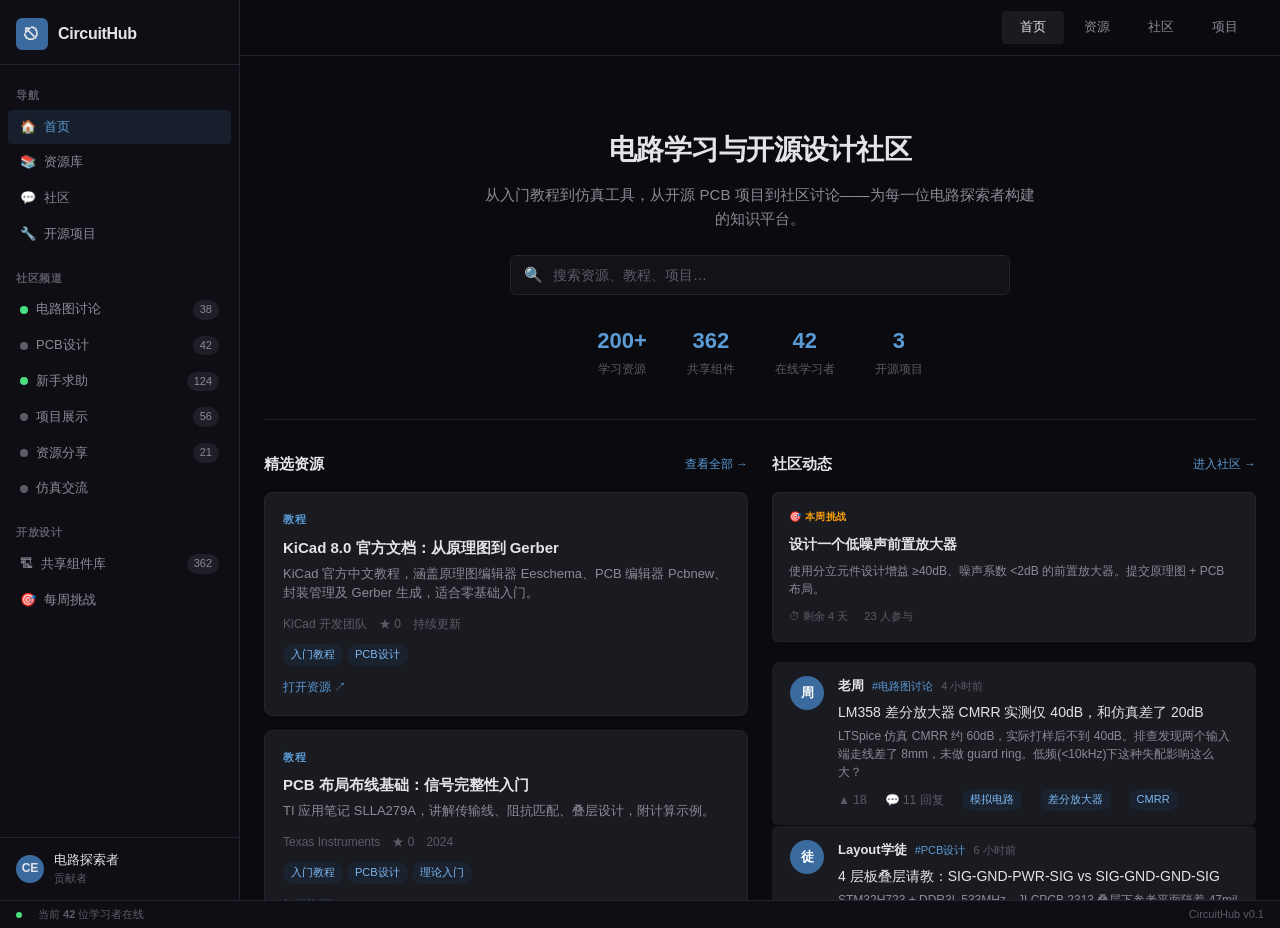
<file: docs/index.html>
<!DOCTYPE html>
<html lang="zh-CN">
<head>
<meta charset="UTF-8">
<meta name="viewport" content="width=device-width, initial-scale=1.0">
<title>CircuitHub — 电路学习与开源设计社区</title>
<link rel="stylesheet" href="css/style.css">
</head>
<body data-page="index">

<div class="app">
  <!-- SIDEBAR -->
  <aside class="sidebar">
    <div class="sidebar-header">
      <a href="./" class="logo">
        <div class="logo-icon">⎋</div>
        <span>CircuitHub</span>
      </a>
    </div>
    <nav class="sidebar-nav">
      <div class="nav-section">
        <div class="nav-section-label">导航</div>
        <a href="./" class="nav-item" data-page="index"><span>🏠</span> <span>首页</span></a>
        <a href="resources.html" class="nav-item" data-page="resources"><span>📚</span> <span>资源库</span></a>
        <a href="community.html" class="nav-item" data-page="community"><span>💬</span> <span>社区</span></a>
        <a href="projects.html" class="nav-item" data-page="projects"><span>🔧</span> <span>开源项目</span></a>
      </div>
      <div class="nav-section">
        <div class="nav-section-label">社区频道</div>
        <a href="community.html?channel=schematic" class="nav-item" data-channel="schematic"><span class="indicator green"></span> <span>电路图讨论</span> <span class="badge">38</span></a>
        <a href="community.html?channel=pcb" class="nav-item" data-channel="pcb"><span class="indicator dim"></span> <span>PCB设计</span> <span class="badge">42</span></a>
        <a href="community.html?channel=help" class="nav-item" data-channel="help"><span class="indicator green"></span> <span>新手求助</span> <span class="badge">124</span></a>
        <a href="community.html?channel=showcase" class="nav-item" data-channel="showcase"><span class="indicator dim"></span> <span>项目展示</span> <span class="badge">56</span></a>
        <a href="community.html?channel=sharing" class="nav-item" data-channel="sharing"><span class="indicator dim"></span> <span>资源分享</span> <span class="badge">21</span></a>
        <a href="community.html?channel=simulation" class="nav-item" data-channel="simulation"><span class="indicator dim"></span> <span>仿真交流</span></a>
      </div>
      <div class="nav-section">
        <div class="nav-section-label">开放设计</div>
        <a href="projects.html" class="nav-item"><span>🏗</span> <span>共享组件库</span> <span class="badge">362</span></a>
        <a href="community.html?channel=showcase" class="nav-item"><span>🎯</span> <span>每周挑战</span></a>
      </div>
    </nav>
    <div class="sidebar-footer">
      <div class="user-avatar">CE</div>
      <div class="user-info">
        <div class="user-name">电路探索者</div>
        <div class="user-role">贡献者</div>
      </div>
    </div>
  </aside>

  <!-- MAIN -->
  <main class="main">
    <header class="topbar">
      <nav class="topbar-nav">
        <a href="./" data-page="index" class="active">首页</a>
        <a href="resources.html" data-page="resources">资源</a>
        <a href="community.html" data-page="community">社区</a>
        <a href="projects.html" data-page="projects">项目</a>
      </nav>
    </header>

    <div class="content">
      <!-- HERO -->
      <section class="hero">
        <h1>电路学习与开源设计社区</h1>
        <p>从入门教程到仿真工具，从开源 PCB 项目到社区讨论——为每一位电路探索者构建的知识平台。</p>
        <div class="search-hero">
          <span class="search-icon">🔍</span>
          <input type="text" id="heroSearch" placeholder="搜索资源、教程、项目…" autocomplete="off">
        </div>
        <div class="hero-stats">
          <div class="hero-stat"><div class="hero-stat-num">200+</div><div class="hero-stat-label">学习资源</div></div>
          <div class="hero-stat"><div class="hero-stat-num">362</div><div class="hero-stat-label">共享组件</div></div>
          <div class="hero-stat"><div class="hero-stat-num">42</div><div class="hero-stat-label">在线学习者</div></div>
          <div class="hero-stat"><div class="hero-stat-num">3</div><div class="hero-stat-label">开源项目</div></div>
        </div>
      </section>

      <!-- PREVIEW COLUMNS -->
      <div class="preview-columns">
        <!-- Featured Resources -->
        <div>
          <div class="section-header">
            <h2 class="section-title">精选资源</h2>
            <a href="resources.html" class="section-link">查看全部 →</a>
          </div>
          <div class="card-grid" id="featuredGrid"></div>
        </div>

        <!-- Community Preview -->
        <div>
          <div class="section-header">
            <h2 class="section-title">社区动态</h2>
            <a href="community.html" class="section-link">进入社区 →</a>
          </div>
          <div class="challenge-card">
            <div class="challenge-badge">🎯 本周挑战</div>
            <div class="challenge-title">设计一个低噪声前置放大器</div>
            <div class="challenge-desc">使用分立元件设计增益 ≥40dB、噪声系数 &lt;2dB 的前置放大器。提交原理图 + PCB 布局。</div>
            <div class="challenge-meta"><span>⏱ 剩余 4 天</span><span>23 人参与</span></div>
          </div>
          <div class="post-list" id="previewPosts"></div>

          <div class="section-header" style="margin-top:24px">
            <h2 class="section-title" style="font-size:13px">精选技术文章</h2>
            <span style="font-size:11px;color:var(--text-muted)">TI · ADI · Henry Ott · Ridley</span>
          </div>
          <div class="article-list" id="previewArticles"></div>
        </div>
      </div>

      <footer class="page-footer">
        <a href="resources.html">资源库</a>
        <a href="community.html">社区</a>
        <a href="projects.html">开源项目</a>
        <span>CircuitHub · Open Design</span>
      </footer>
    </div>
  </main>
</div>

<!-- STATUS BAR -->
<footer class="status-bar">
  <span class="status-dot"></span>
  <span>当前 <strong id="onlineCount">42</strong> 位学习者在线</span>
  <span style="margin-left:auto;">CircuitHub v0.1</span>
</footer>

<script src="js/data.js"></script>
<script src="js/main.js"></script>
<script>
// Render featured resources on homepage
(function() {
  var grid = document.getElementById("featuredGrid");
  if (grid) grid.innerHTML = RESOURCES.slice(0, 4).map(renderResourceCard).join("");
  var posts = document.getElementById("previewPosts");
  if (posts) posts.innerHTML = POSTS.slice(0, 3).map(renderPost).join("");
  var arts = document.getElementById("previewArticles");
  if (arts) arts.innerHTML = FEATURED_ARTICLES.slice(0, 3).map(renderArticle).join("");
})();
</script>

</body>
</html>
</file>
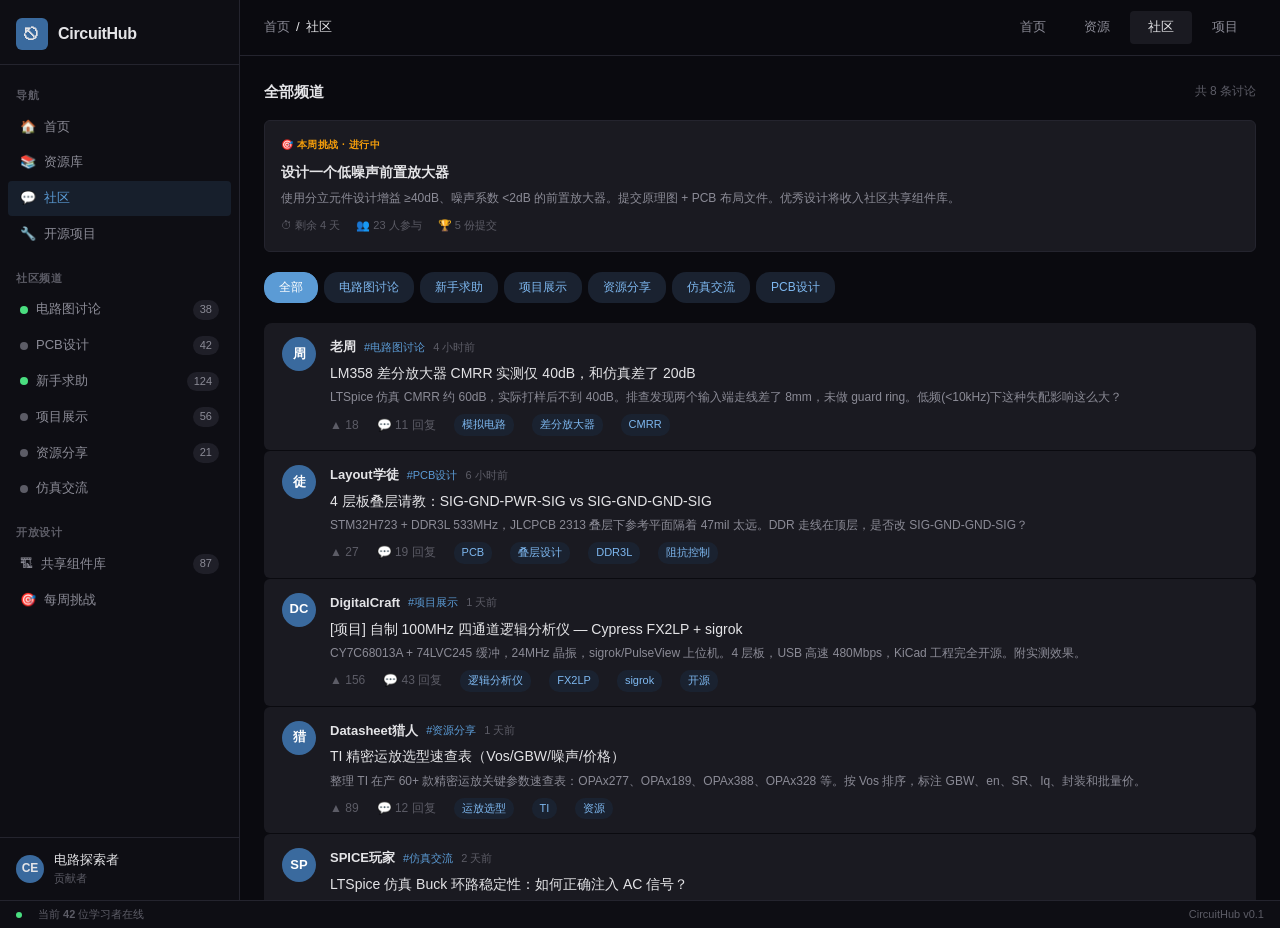
<file: docs/community.html>
<!DOCTYPE html>
<html lang="zh-CN">
<head>
<meta charset="UTF-8">
<meta name="viewport" content="width=device-width, initial-scale=1.0">
<title>社区 — CircuitHub</title>
<link rel="stylesheet" href="css/style.css">
</head>
<body data-page="community">

<div class="app">
  <!-- SIDEBAR -->
  <aside class="sidebar">
    <div class="sidebar-header">
      <a href="./" class="logo">
        <div class="logo-icon">⎋</div>
        <span>CircuitHub</span>
      </a>
    </div>
    <nav class="sidebar-nav">
      <div class="nav-section">
        <div class="nav-section-label">导航</div>
        <a href="./" class="nav-item" data-page="index"><span>🏠</span> <span>首页</span></a>
        <a href="resources.html" class="nav-item" data-page="resources"><span>📚</span> <span>资源库</span></a>
        <a href="community.html" class="nav-item" data-page="community"><span>💬</span> <span>社区</span></a>
        <a href="projects.html" class="nav-item" data-page="projects"><span>🔧</span> <span>开源项目</span></a>
      </div>
      <div class="nav-section">
        <div class="nav-section-label">社区频道</div>
        <a href="community.html?channel=schematic" class="nav-item" data-channel="schematic"><span class="indicator green"></span> <span>电路图讨论</span> <span class="badge">38</span></a>
        <a href="community.html?channel=pcb" class="nav-item" data-channel="pcb"><span class="indicator dim"></span> <span>PCB设计</span> <span class="badge">42</span></a>
        <a href="community.html?channel=help" class="nav-item" data-channel="help"><span class="indicator green"></span> <span>新手求助</span> <span class="badge">124</span></a>
        <a href="community.html?channel=showcase" class="nav-item" data-channel="showcase"><span class="indicator dim"></span> <span>项目展示</span> <span class="badge">56</span></a>
        <a href="community.html?channel=sharing" class="nav-item" data-channel="sharing"><span class="indicator dim"></span> <span>资源分享</span> <span class="badge">21</span></a>
        <a href="community.html?channel=simulation" class="nav-item" data-channel="simulation"><span class="indicator dim"></span> <span>仿真交流</span></a>
      </div>
      <div class="nav-section">
        <div class="nav-section-label">开放设计</div>
        <a href="projects.html" class="nav-item"><span>🏗</span> <span>共享组件库</span> <span class="badge">87</span></a>
        <a href="community.html?channel=showcase" class="nav-item"><span>🎯</span> <span>每周挑战</span></a>
      </div>
    </nav>
    <div class="sidebar-footer">
      <div class="user-avatar">CE</div>
      <div class="user-info">
        <div class="user-name">电路探索者</div>
        <div class="user-role">贡献者</div>
      </div>
    </div>
  </aside>

  <!-- MAIN -->
  <main class="main">
    <header class="topbar">
      <div class="breadcrumb">
        <a href="./">首页</a> <span>/</span> <span>社区</span>
      </div>
      <nav class="topbar-nav">
        <a href="./" data-page="index">首页</a>
        <a href="resources.html" data-page="resources">资源</a>
        <a href="community.html" data-page="community">社区</a>
        <a href="projects.html" data-page="projects">项目</a>
      </nav>
    </header>

    <div class="content">
      <div class="section-header">
        <h2 class="section-title" id="channelTitle">全部频道</h2>
        <span style="font-size:12px;color:var(--text-muted)">共 8 条讨论</span>
      </div>

      <!-- Weekly Challenge -->
      <div class="challenge-card">
        <div class="challenge-badge">🎯 本周挑战 · 进行中</div>
        <div class="challenge-title">设计一个低噪声前置放大器</div>
        <div class="challenge-desc">使用分立元件设计增益 ≥40dB、噪声系数 &lt;2dB 的前置放大器。提交原理图 + PCB 布局文件。优秀设计将收入社区共享组件库。</div>
        <div class="challenge-meta"><span>⏱ 剩余 4 天</span><span>👥 23 人参与</span><span>🏆 5 份提交</span></div>
      </div>

      <div class="tag-bar" id="communityTagBar" style="margin-top:20px">
        <span class="tag active" data-ctag="all">全部</span>
        <span class="tag" data-ctag="schematic">电路图讨论</span>
        <span class="tag" data-ctag="help">新手求助</span>
        <span class="tag" data-ctag="showcase">项目展示</span>
        <span class="tag" data-ctag="sharing">资源分享</span>
        <span class="tag" data-ctag="simulation">仿真交流</span>
          <span class="tag" data-ctag="pcb">PCB设计</span>
      </div>

      <div class="post-list" id="postList"></div>


      <!-- Featured Articles -->
      <div class="section-header" style="margin-top:36px">
        <h2 class="section-title">精选技术文章</h2>
        <span style="font-size:12px;color:var(--text-muted)">来自 TI / ADI / Henry Ott / Ridley Engineering</span>
      </div>
      <div class="article-list" id="articleList"></div>

      <footer class="page-footer">
        <a href="./">首页</a>
        <a href="resources.html">资源库</a>
        <a href="projects.html">开源项目</a>
        <span>CircuitHub · Open Design</span>
      </footer>
    </div>
  </main>
</div>

<!-- STATUS BAR -->
<footer class="status-bar">
  <span class="status-dot"></span>
  <span>当前 <strong id="onlineCount">42</strong> 位学习者在线</span>
  <span style="margin-left:auto;">CircuitHub v0.1</span>
</footer>

<script src="js/data.js"></script>
<script src="js/main.js"></script>
<script>
(function() {
  // Check URL for channel filter
  var params = new URLSearchParams(window.location.search);
  var channel = params.get("channel") || "all";
  if (channel !== "all") {
    document.querySelectorAll("#communityTagBar .tag").forEach(function(t) { t.classList.remove("active"); });
    var activeTag = document.querySelector('#communityTagBar .tag[data-ctag="' + channel + '"]');
    if (activeTag) activeTag.classList.add("active");
    document.getElementById("channelTitle").textContent = "#" + channelLabel(channel);
  }
  renderPostList(channel);
  var articleList = document.getElementById("articleList");
  if (articleList) articleList.innerHTML = FEATURED_ARTICLES.map(renderArticle).join("");
})();
</script>

</body>
</html>
</file>
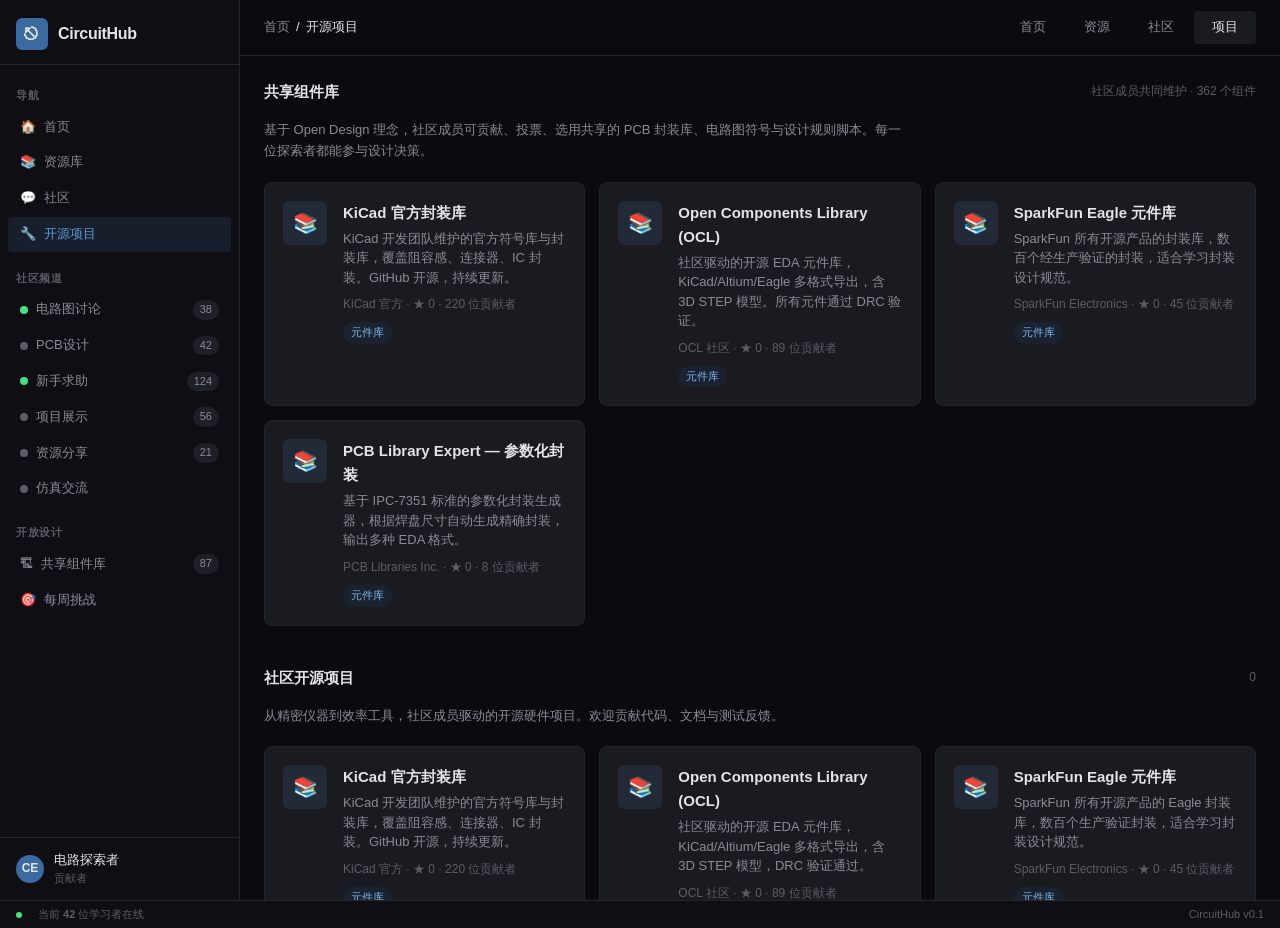
<file: docs/projects.html>
<!DOCTYPE html>
<html lang="zh-CN">
<head>
<meta charset="UTF-8">
<meta name="viewport" content="width=device-width, initial-scale=1.0">
<title>开源项目 — CircuitHub</title>
<link rel="stylesheet" href="css/style.css">
</head>
<body data-page="projects">

<div class="app">
  <!-- SIDEBAR -->
  <aside class="sidebar">
    <div class="sidebar-header">
      <a href="./" class="logo">
        <div class="logo-icon">⎋</div>
        <span>CircuitHub</span>
      </a>
    </div>
    <nav class="sidebar-nav">
      <div class="nav-section">
        <div class="nav-section-label">导航</div>
        <a href="./" class="nav-item" data-page="index"><span>🏠</span> <span>首页</span></a>
        <a href="resources.html" class="nav-item" data-page="resources"><span>📚</span> <span>资源库</span></a>
        <a href="community.html" class="nav-item" data-page="community"><span>💬</span> <span>社区</span></a>
        <a href="projects.html" class="nav-item" data-page="projects"><span>🔧</span> <span>开源项目</span></a>
      </div>
      <div class="nav-section">
        <div class="nav-section-label">社区频道</div>
        <a href="community.html?channel=schematic" class="nav-item" data-channel="schematic"><span class="indicator green"></span> <span>电路图讨论</span> <span class="badge">38</span></a>
        <a href="community.html?channel=pcb" class="nav-item" data-channel="pcb"><span class="indicator dim"></span> <span>PCB设计</span> <span class="badge">42</span></a>
        <a href="community.html?channel=help" class="nav-item" data-channel="help"><span class="indicator green"></span> <span>新手求助</span> <span class="badge">124</span></a>
        <a href="community.html?channel=showcase" class="nav-item" data-channel="showcase"><span class="indicator dim"></span> <span>项目展示</span> <span class="badge">56</span></a>
        <a href="community.html?channel=sharing" class="nav-item" data-channel="sharing"><span class="indicator dim"></span> <span>资源分享</span> <span class="badge">21</span></a>
        <a href="community.html?channel=simulation" class="nav-item" data-channel="simulation"><span class="indicator dim"></span> <span>仿真交流</span></a>
      </div>
      <div class="nav-section">
        <div class="nav-section-label">开放设计</div>
        <a href="projects.html" class="nav-item"><span>🏗</span> <span>共享组件库</span> <span class="badge">87</span></a>
        <a href="community.html?channel=showcase" class="nav-item"><span>🎯</span> <span>每周挑战</span></a>
      </div>
    </nav>
    <div class="sidebar-footer">
      <div class="user-avatar">CE</div>
      <div class="user-info">
        <div class="user-name">电路探索者</div>
        <div class="user-role">贡献者</div>
      </div>
    </div>
  </aside>

  <!-- MAIN -->
  <main class="main">
    <header class="topbar">
      <div class="breadcrumb">
        <a href="./">首页</a> <span>/</span> <span>开源项目</span>
      </div>
      <nav class="topbar-nav">
        <a href="./" data-page="index">首页</a>
        <a href="resources.html" data-page="resources">资源</a>
        <a href="community.html" data-page="community">社区</a>
        <a href="projects.html" data-page="projects">项目</a>
      </nav>
    </header>

    <div class="content">
      <!-- Shared Component Library -->
      <div class="section-header">
        <h2 class="section-title">共享组件库</h2>
        <span style="font-size:12px;color:var(--text-muted)">社区成员共同维护 · 362 个组件</span>
      </div>
      <p style="font-size:13px;color:var(--text-secondary);margin-bottom:20px;max-width:640px;line-height:1.6">
        基于 Open Design 理念，社区成员可贡献、投票、选用共享的 PCB 封装库、电路图符号与设计规则脚本。每一位探索者都能参与设计决策。
      </p>

      <div class="card-grid" id="libGrid"></div>

      <!-- Open Source Projects -->
      <div class="section-header" style="margin-top:40px">
        <h2 class="section-title">社区开源项目</h2>
        <span style="font-size:12px;color:var(--text-muted)">0</span>
      </div>
      <p style="font-size:13px;color:var(--text-secondary);margin-bottom:20px;max-width:640px;line-height:1.6">
        从精密仪器到效率工具，社区成员驱动的开源硬件项目。欢迎贡献代码、文档与测试反馈。
      </p>

      <div class="card-grid" id="projectGrid"></div>

      <!-- Call to contribute -->
      <div class="challenge-card" style="margin-top:32px;text-align:center">
        <div class="challenge-badge">🔓 Open Design</div>
        <div class="challenge-title">没有找到你需要的组件？</div>
        <div class="challenge-desc">在社区发起提案，投票推动新组件入库。每一位贡献者都可以提交封装、符号或设计脚本。</div>
        <div class="challenge-meta" style="justify-content:center"><span>📤 提交组件</span><span>🗳 参与投票</span><span>💡 发起提案</span></div>
      </div>

      <footer class="page-footer">
        <a href="./">首页</a>
        <a href="resources.html">资源库</a>
        <a href="community.html">社区</a>
        <span>CircuitHub · Open Design</span>
      </footer>
    </div>
  </main>
</div>

<!-- STATUS BAR -->
<footer class="status-bar">
  <span class="status-dot"></span>
  <span>当前 <strong id="onlineCount">42</strong> 位学习者在线</span>
  <span style="margin-left:auto;">CircuitHub v0.1</span>
</footer>

<script src="js/data.js"></script>
<script src="js/main.js"></script>
<script>
(function() {
  // Component library
      var libItems = [
  {
    "title": "KiCad 官方封装库",
    "desc": "KiCad 开发团队维护的官方符号库与封装库，覆盖阻容感、连接器、IC 封装。GitHub 开源，持续更新。",
    "tags": [
      "component-lib"
    ],
    "author": "KiCad 官方",
    "stars": 0,
    "contributors": 220
  },
  {
    "title": "Open Components Library (OCL)",
    "desc": "社区驱动的开源 EDA 元件库，KiCad/Altium/Eagle 多格式导出，含 3D STEP 模型。所有元件通过 DRC 验证。",
    "tags": [
      "component-lib"
    ],
    "author": "OCL 社区",
    "stars": 0,
    "contributors": 89
  },
  {
    "title": "SparkFun Eagle 元件库",
    "desc": "SparkFun 所有开源产品的封装库，数百个经生产验证的封装，适合学习封装设计规范。",
    "tags": [
      "component-lib"
    ],
    "author": "SparkFun Electronics",
    "stars": 0,
    "contributors": 45
  },
  {
    "title": "PCB Library Expert — 参数化封装",
    "desc": "基于 IPC-7351 标准的参数化封装生成器，根据焊盘尺寸自动生成精确封装，输出多种 EDA 格式。",
    "tags": [
      "component-lib"
    ],
    "author": "PCB Libraries Inc.",
    "stars": 0,
    "contributors": 8
  }
];
  var libGrid = document.getElementById("libGrid");
  if (libGrid) libGrid.innerHTML = libItems.map(function(p) {
    return renderProjectCard(p);
  }).join("");

  // Open source projects
  var projGrid = document.getElementById("projectGrid");
  if (projGrid) projGrid.innerHTML = PROJECTS.map(function(p) {
    return renderProjectCard(p);
  }).join("");
})();
</script>

</body>
</html>
</file>
<file: docs/css/style.css>
/* ============================================
   CircuitHub — Design System
   Dark theme · Minimalist · Discord+Forum hybrid
   ============================================ */

/* ----- Design Tokens ----- */
:root {
  --bg-base: #0a0a0f;
  --bg-elevated: #0e0e14;
  --bg-surface: #141419;
  --bg-card: #1a1a21;
  --bg-hover: #1f1f28;
  --bg-input: #121218;
  --border: #24242e;
  --border-light: #2a2a36;
  --text-primary: #e4e4e7;
  --text-secondary: #8b8b96;
  --text-muted: #5c5c66;
  --accent: #5b9bd5;
  --accent-dim: #3a6a9e;
  --accent-soft: rgba(91, 155, 213, 0.12);
  --tag-bg: #1a2230;
  --tag-text: #7eb8f0;
  --success: #4ade80;
  --warning: #f59e0b;
  --danger: #f87171;
  --radius-sm: 4px;
  --radius-md: 6px;
  --radius-lg: 8px;
  --font: -apple-system, BlinkMacSystemFont, "Segoe UI", Roboto, "Helvetica Neue", Arial, sans-serif;
  --font-mono: "JetBrains Mono", "Fira Code", "Cascadia Code", Consolas, monospace;
  --sidebar-w: 240px;
  --topbar-h: 56px;
  --statusbar-h: 28px;
  --transition: 160ms ease;
}

/* ----- Reset & Base ----- */
*, *::before, *::after { box-sizing: border-box; margin: 0; padding: 0; }

html, body { height: 100%; }
body {
  font-family: var(--font);
  background: var(--bg-base);
  color: var(--text-primary);
  font-size: 14px;
  line-height: 1.6;
  -webkit-font-smoothing: antialiased;
}

a { color: var(--accent); text-decoration: none; }
a:hover { text-decoration: underline; }

/* ----- App Shell ----- */
.app { display: flex; height: 100vh; overflow: hidden; }

/* ===== SIDEBAR ===== */
.sidebar {
  width: var(--sidebar-w); background: var(--bg-elevated);
  border-right: 1px solid var(--border);
  display: flex; flex-direction: column; flex-shrink: 0;
  user-select: none; height: 100vh;
}

.sidebar-header {
  padding: 18px 16px 14px; border-bottom: 1px solid var(--border);
}

.logo {
  display: flex; align-items: center; gap: 10px;
  font-size: 16px; font-weight: 600; letter-spacing: -0.3px;
  color: var(--text-primary); text-decoration: none;
}
.logo:hover { text-decoration: none; }

.logo-icon {
  width: 32px; height: 32px; border-radius: var(--radius-md);
  background: var(--accent-dim); flex-shrink: 0;
  display: flex; align-items: center; justify-content: center;
  font-size: 16px;
}

.sidebar-nav { flex: 1; overflow-y: auto; padding: 8px 0; }

.nav-section { margin-bottom: 4px; }
.nav-section-label {
  padding: 14px 16px 4px;
  font-size: 11px; font-weight: 600; text-transform: uppercase;
  color: var(--text-muted); letter-spacing: 0.6px;
}

.nav-item {
  display: flex; align-items: center; gap: 8px;
  padding: 7px 12px; margin: 1px 8px;
  border-radius: var(--radius-sm);
  color: var(--text-secondary); text-decoration: none;
  cursor: pointer; transition: background var(--transition), color var(--transition);
  font-size: 13px;
}
.nav-item:hover { background: var(--bg-hover); color: var(--text-primary); text-decoration: none; }
.nav-item.active { background: var(--accent-soft); color: var(--accent); }

.nav-item .indicator { width: 8px; height: 8px; border-radius: 50%; flex-shrink: 0; }
.nav-item .indicator.green { background: var(--success); }
.nav-item .indicator.dim { background: var(--text-muted); }

.nav-item .badge {
  margin-left: auto; font-size: 11px; background: var(--bg-hover);
  padding: 1px 7px; border-radius: 10px; color: var(--text-secondary);
  min-width: 20px; text-align: center;
}

.sidebar-footer {
  padding: 12px 16px; border-top: 1px solid var(--border);
  display: flex; align-items: center; gap: 10px;
}

.user-avatar {
  width: 28px; height: 28px; border-radius: 50%;
  background: var(--accent-dim); flex-shrink: 0;
  display: flex; align-items: center; justify-content: center;
  font-size: 12px; font-weight: 600;
}

.user-info { flex: 1; min-width: 0; }
.user-name { font-size: 13px; font-weight: 500; }
.user-role { font-size: 11px; color: var(--text-muted); }

/* ===== MAIN AREA ===== */
.main { flex: 1; display: flex; flex-direction: column; min-width: 0; height: 100vh; }

/* ----- Topbar ----- */
.topbar {
  height: var(--topbar-h); border-bottom: 1px solid var(--border);
  display: flex; align-items: center; padding: 0 24px; gap: 20px;
  background: var(--bg-base); flex-shrink: 0;
}

.breadcrumb { font-size: 13px; color: var(--text-muted); display: flex; gap: 6px; }
.breadcrumb a { color: var(--text-secondary); }
.breadcrumb span { color: var(--text-primary); }

.topbar-nav { display: flex; gap: 2px; margin-left: auto; }
.topbar-nav a {
  padding: 6px 18px; border-radius: var(--radius-sm);
  font-size: 13px; font-weight: 500; color: var(--text-secondary);
  transition: all var(--transition); white-space: nowrap; text-decoration: none;
}
.topbar-nav a:hover { color: var(--text-primary); background: var(--bg-hover); text-decoration: none; }
.topbar-nav a.active { color: var(--text-primary); background: var(--bg-card); }

/* ----- Content ----- */
.content { flex: 1; overflow-y: auto; padding: 24px; }

/* ===== PAGE: HERO (index) ===== */
.hero {
  text-align: center; padding: 48px 24px 40px;
  border-bottom: 1px solid var(--border);
  margin-bottom: 32px;
}
.hero h1 { font-size: 28px; font-weight: 700; letter-spacing: -0.5px; margin-bottom: 10px; }
.hero p { font-size: 15px; color: var(--text-secondary); max-width: 560px; margin: 0 auto 24px; line-height: 1.6; }

.search-hero {
  max-width: 500px; margin: 0 auto; position: relative;
}
.search-hero input {
  width: 100%; height: 40px; padding: 0 16px 0 42px;
  background: var(--bg-input); border: 1px solid var(--border);
  border-radius: var(--radius-md); color: var(--text-primary);
  font-size: 14px; font-family: var(--font); outline: none;
  transition: border-color var(--transition);
}
.search-hero input:focus { border-color: var(--accent-dim); }
.search-hero input::placeholder { color: var(--text-muted); }
.search-hero .search-icon {
  position: absolute; left: 14px; top: 50%; transform: translateY(-50%);
  font-size: 15px; pointer-events: none;
}

.hero-stats {
  display: flex; justify-content: center; gap: 40px; margin-top: 28px;
}
.hero-stat { text-align: center; }
.hero-stat-num { font-size: 22px; font-weight: 700; color: var(--accent); }
.hero-stat-label { font-size: 12px; color: var(--text-muted); margin-top: 2px; }

/* ----- Section Headers ----- */
.section-header {
  display: flex; align-items: center; justify-content: space-between;
  margin-bottom: 16px;
}
.section-title { font-size: 15px; font-weight: 600; color: var(--text-primary); }
.section-link { font-size: 12px; color: var(--accent); font-weight: 500; }
.section-link:hover { text-decoration: underline; }

/* ----- Tag Filter Bar ----- */
.tag-bar { display: flex; gap: 6px; flex-wrap: wrap; margin-bottom: 20px; }
.tag {
  padding: 5px 14px; border-radius: 14px; font-size: 12px;
  background: var(--tag-bg); color: var(--tag-text);
  cursor: pointer; transition: all var(--transition);
  border: 1px solid transparent; white-space: nowrap;
  user-select: none;
}
.tag:hover { border-color: var(--accent-dim); }
.tag.active { background: var(--accent); color: #fff; border-color: var(--accent); }

/* ----- Cards ----- */
.card-grid {
  display: grid; grid-template-columns: repeat(auto-fill, minmax(320px, 1fr));
  gap: 14px;
}

.card {
  background: var(--bg-card); border: 1px solid var(--border);
  border-radius: var(--radius-lg); padding: 18px;
  transition: border-color var(--transition), background var(--transition);
  cursor: pointer; display: flex; flex-direction: column;
}
.card:hover { border-color: var(--border-light); background: var(--bg-hover); }

.card-type {
  font-size: 11px; text-transform: uppercase; letter-spacing: 0.5px;
  color: var(--accent); margin-bottom: 8px; font-weight: 600;
}

.card-title { font-size: 15px; font-weight: 600; margin-bottom: 6px; color: var(--text-primary); line-height: 1.4; }
.card-desc { font-size: 13px; color: var(--text-secondary); line-height: 1.5; margin-bottom: 12px; flex: 1; }

.card-meta { display: flex; align-items: center; gap: 12px; font-size: 12px; color: var(--text-muted); }
.card-meta .meta-item { display: flex; align-items: center; gap: 4px; }

.card-tags { display: flex; gap: 4px; flex-wrap: wrap; margin-top: 10px; }
.card-tag {
  font-size: 11px; padding: 2px 8px; border-radius: 10px;
  background: var(--tag-bg); color: var(--tag-text);
}

.card-link {
  display: inline-flex; align-items: center; gap: 4px;
  margin-top: 12px; font-size: 12px; color: var(--accent);
  font-weight: 500;
}
.card-link:hover { text-decoration: underline; }

/* ----- Posts / Community ----- */
.post-list { display: flex; flex-direction: column; gap: 1px; }

.post {
  display: flex; gap: 14px; padding: 14px 18px;
  background: var(--bg-card); border-radius: var(--radius-md);
  cursor: pointer; transition: background var(--transition);
  align-items: flex-start;
}
.post:first-child { border-radius: var(--radius-lg) var(--radius-lg) var(--radius-md) var(--radius-md); }
.post:last-child { border-radius: var(--radius-md) var(--radius-md) var(--radius-lg) var(--radius-lg); }
.post:hover { background: var(--bg-hover); }

.post-avatar {
  width: 34px; height: 34px; border-radius: 50%;
  background: var(--accent-dim); flex-shrink: 0;
  display: flex; align-items: center; justify-content: center;
  font-size: 13px; font-weight: 600; color: #fff;
}

.post-body { flex: 1; min-width: 0; }
.post-header { display: flex; align-items: center; gap: 8px; margin-bottom: 4px; }
.post-author { font-size: 13px; font-weight: 600; }
.post-time { font-size: 11px; color: var(--text-muted); }
.post-channel { font-size: 11px; color: var(--accent); }
.post-title { font-size: 14px; font-weight: 500; margin-bottom: 4px; color: var(--text-primary); }
.post-excerpt { font-size: 12px; color: var(--text-secondary); line-height: 1.5; }

.post-footer {
  display: flex; gap: 18px; margin-top: 8px; font-size: 12px; color: var(--text-muted);
  align-items: center;
}
.post-footer span { display: flex; align-items: center; gap: 4px; cursor: pointer; }
.post-footer span:hover { color: var(--text-secondary); }

/* ----- Challenge Card ----- */
.challenge-card {
  background: var(--bg-card); border: 1px solid var(--border);
  border-radius: var(--radius-md); padding: 16px; margin-bottom: 20px;
}
.challenge-badge {
  font-size: 10px; text-transform: uppercase; font-weight: 700;
  color: var(--warning); letter-spacing: 0.5px; margin-bottom: 8px;
}
.challenge-title { font-size: 14px; font-weight: 600; margin-bottom: 6px; color: var(--text-primary); }
.challenge-desc { font-size: 12px; color: var(--text-secondary); margin-bottom: 10px; line-height: 1.5; }
.challenge-meta { font-size: 11px; color: var(--text-muted); display: flex; gap: 16px; }

/* ----- Preview Columns (index) ----- */
.preview-columns { display: grid; grid-template-columns: 1fr 1fr; gap: 24px; margin-top: 32px; }
@media (max-width: 860px) { .preview-columns { grid-template-columns: 1fr; } }

/* ----- Projects Page ----- */
.lib-card {
  background: var(--bg-card); border: 1px solid var(--border);
  border-radius: var(--radius-lg); padding: 18px;
  display: flex; gap: 16px; align-items: flex-start;
  transition: border-color var(--transition), background var(--transition);
  cursor: pointer;
}
.lib-card:hover { border-color: var(--border-light); background: var(--bg-hover); }

.lib-icon {
  width: 44px; height: 44px; border-radius: var(--radius-md);
  background: var(--accent-soft); flex-shrink: 0;
  display: flex; align-items: center; justify-content: center;
  font-size: 20px;
}
.lib-body { flex: 1; }
.lib-title { font-size: 15px; font-weight: 600; margin-bottom: 4px; }
.lib-desc { font-size: 13px; color: var(--text-secondary); margin-bottom: 8px; line-height: 1.5; }
.lib-meta { font-size: 12px; color: var(--text-muted); }

/* ----- Status Bar ----- */
.status-bar {
  height: var(--statusbar-h); background: var(--bg-elevated);
  border-top: 1px solid var(--border); display: flex;
  align-items: center; padding: 0 16px; font-size: 11px;
  color: var(--text-muted); gap: 16px; flex-shrink: 0;
}
.status-dot { width: 6px; height: 6px; border-radius: 50%; background: var(--success); }

/* ----- Scrollbar ----- */
::-webkit-scrollbar { width: 6px; }
::-webkit-scrollbar-track { background: transparent; }
::-webkit-scrollbar-thumb { background: var(--border); border-radius: 3px; }
::-webkit-scrollbar-thumb:hover { background: var(--border-light); }

/* ----- Empty State ----- */
.empty-state { text-align: center; padding: 60px 20px; color: var(--text-muted); }
.empty-icon { font-size: 40px; margin-bottom: 12px; }
.empty-text { font-size: 14px; }

/* ----- Footer ----- */
.page-footer {
  border-top: 1px solid var(--border); padding: 20px 0; margin-top: 40px;
  text-align: center; font-size: 12px; color: var(--text-muted);
  display: flex; justify-content: center; gap: 24px;
}
.page-footer a { color: var(--text-secondary); }

/* ----- Animations ----- */
@keyframes fadeIn {
  from { opacity: 0; transform: translateY(4px); }
  to { opacity: 1; transform: translateY(0); }
}
.card, .post, .lib-card { animation: fadeIn 0.2s ease both; }



/* ----- Article Cards ----- */
.article-list { display: flex; flex-direction: column; gap: 10px; }
.article-card {
  background: var(--bg-card); border: 1px solid var(--border);
  border-radius: var(--radius-md); padding: 16px 18px;
  transition: border-color var(--transition), background var(--transition);
  cursor: pointer;
}
.article-card:hover { border-color: var(--border-light); background: var(--bg-hover); }
.article-source {
  font-size: 11px; font-weight: 600; letter-spacing: 0.3px;
  color: var(--accent); margin-bottom: 6px;
}
.article-title { font-size: 14px; font-weight: 600; margin-bottom: 6px; color: var(--text-primary); line-height: 1.4; }
.article-desc { font-size: 12px; color: var(--text-secondary); line-height: 1.5; margin-bottom: 10px; }
.article-meta { display: flex; align-items: center; gap: 12px; font-size: 11px; color: var(--text-muted); flex-wrap: wrap; }
.article-meta .meta-source { font-weight: 500; color: var(--text-secondary); }
.article-link { display: inline-flex; align-items: center; gap: 4px; font-size: 12px; color: var(--accent); font-weight: 500; }
.article-link:hover { text-decoration: underline; }
.article-tags { display: flex; gap: 4px; flex-wrap: wrap; margin-top: 8px; }

/* ----- Responsive ----- */
@media (max-width: 768px) {
  .sidebar { width: 56px; }
  .sidebar .nav-section-label,
  .sidebar .nav-item span:not(.indicator),
  .sidebar .badge, .sidebar .user-info, .logo span { display: none; }
  .sidebar-header { padding: 14px 8px; }
  .logo { justify-content: center; }
  .nav-item { justify-content: center; padding: 10px; }
  .content { padding: 16px; }
  .hero { padding: 32px 16px 28px; }
  .hero h1 { font-size: 22px; }
  .card-grid { grid-template-columns: 1fr; }
  .hero-stats { gap: 24px; }
}
</file>
